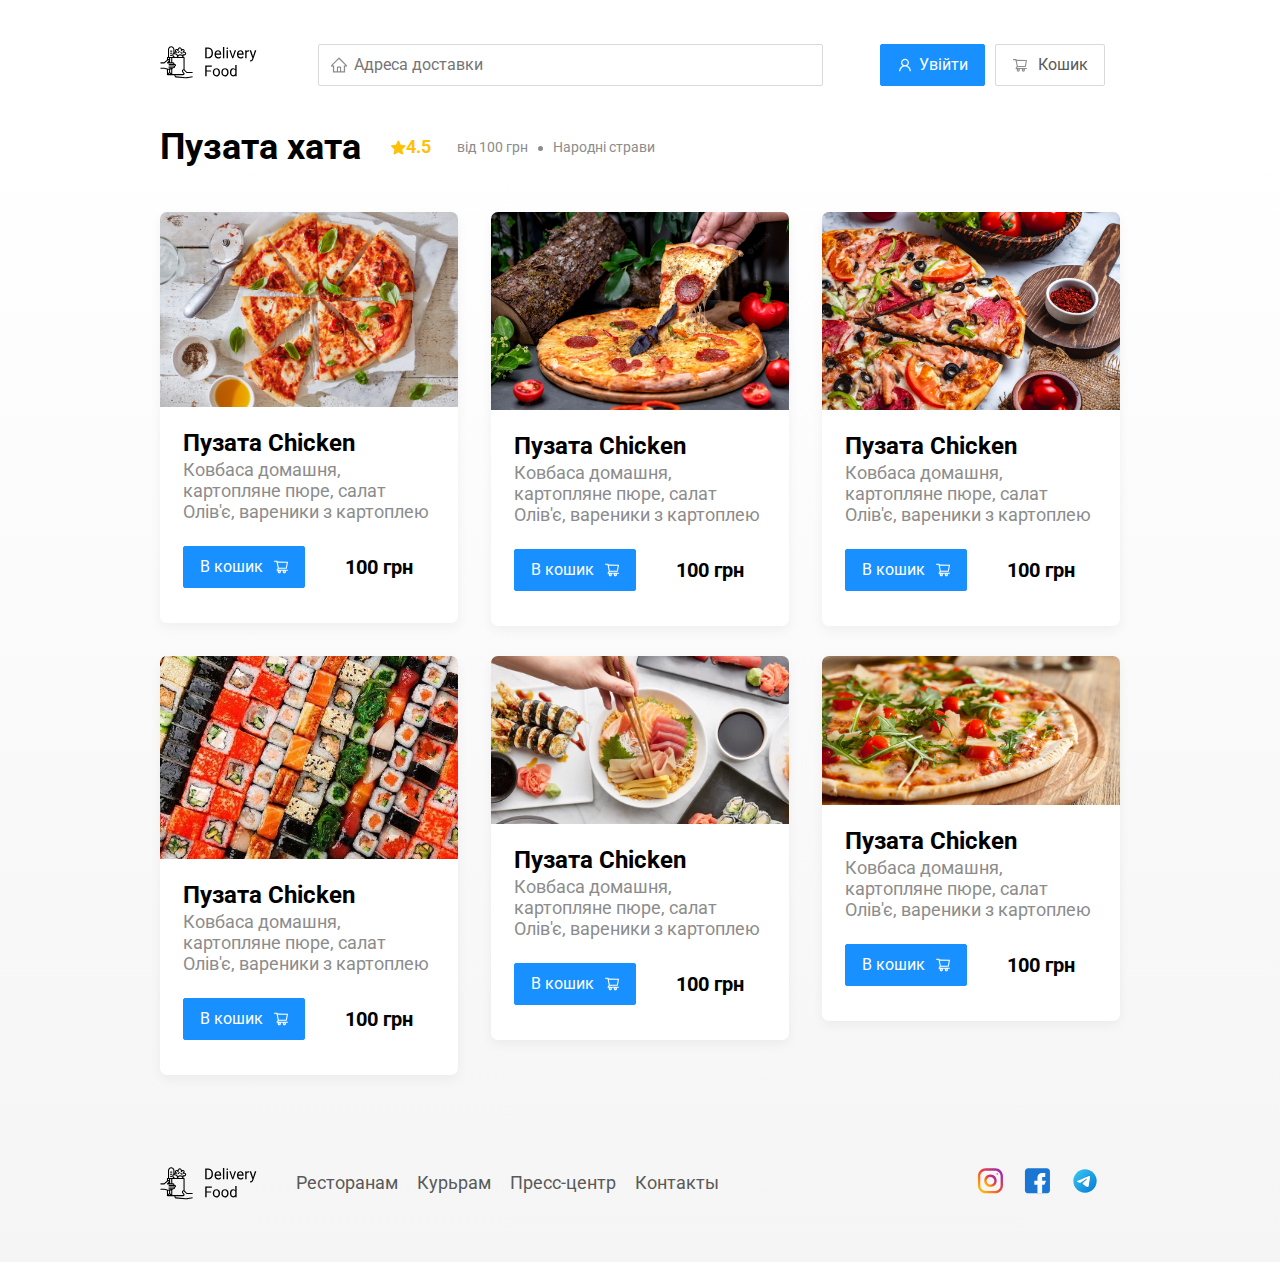
<file: restaraunt.html>
<!DOCTYPE html>
<html lang="ru">
  <head>
    <meta charset="UTF-8" />
    <meta name="viewport" content="width=device-width, initial-scale=1.0" />
    <title>QI Pizza - доставка їжі додому</title>
    <link rel="preconnect" href="https://fonts.googleapis.com" />
    <link rel="preconnect" href="https://fonts.gstatic.com" crossorigin />
    <link
      rel="stylesheet"
      href="https://fonts.googleapis.com/css2?family=Roboto:wght@400;700&display=swap"
    />
    <link
      rel="stylesheet"
      href="https://cdnjs.cloudflare.com/ajax/libs/animate.css/4.1.1/animate.min.css"
    />
    <link rel="stylesheet" href="css/style.css" />
    <link rel="stylesheet" href="css/normalize.css" />
  </head>
  <body>
    <div class="container">
      <header class="header">
        <a href="index.html" class="logo">
          <img src="img/logo.svg" alt="logo" class="logo" />
        </a>
        <input
          type="text"
          class="input input-address"
          placeholder="Адреса доставки"
        />
        <div class="buttons">
          <button class="button button-primary">
            <img src="img/user.svg" alt="user" class="button-icon" />
            <span class="button-text">Увійти</span>
          </button>
          <button class="button" id="cart-button">
            <img src="img/shopping-cart.svg" alt="user" class="button-icon" />
            <span class="button-text"> Кошик</span>
          </button>
        </div>
      </header>
    </div>
    <!-- /.container -->
    <main class="main">
      <div class="container">
        <section class="restaraunt">
          <div class="section-heading">
            <h2 class="section-title">Пузата хата</h2>
            <div class="card-info">
              <div class="rating">
                <img src="img/star.svg" alt="rating" class="rating-star" />
                4.5
              </div>
              <div class="price">від 100 грн</div>
              <div class="category">Народні страви</div>
            </div>
          </div>
          <div class="cards">
            <div
              class="card wow animate__animated animate__fadeInUp"
              data-wow-delay="0.2s"
            >
              <img src="img/card1.jpg" alt="card" class="card-image" />
              <div class="card-text">
                <div class="card-heading">
                  <h3 class="card-title card-title-reg">Пузата Chicken</h3>
                </div>
                <!-- /.card-heading -->
                <div class="card-info">
                  <div class="ingredietns">
                    Ковбаса домашня, картопляне пюре, салат Олів'є, вареники з
                    картоплею
                  </div>
                </div>

                <div class="card-buttons">
                  <button class="button button-primary">
                    <span class="button-card-text">В кошик</span>
                    <img
                      src="img/store.svg"
                      alt="shopping-cart"
                      class="card-button-image"
                    />
                  </button>
                  <strong class="card-price-bold">100 грн</strong>
                </div>
              </div>
              <!-- /.card-text -->
            </div>
            <!-- /.card -->

            <div
              class="card wow animate__animated animate__fadeInUp"
              data-wow-delay="0.4s"
            >
              <img src="img/card2.png" alt="card" class="card-image" />
              <div class="card-text">
                <div class="card-heading">
                  <h3 class="card-title card-title-reg">Пузата Chicken</h3>
                </div>
                <!-- /.card-heading -->
                <div class="card-info">
                  <div class="ingredietns">
                    Ковбаса домашня, картопляне пюре, салат Олів'є, вареники з
                    картоплею
                  </div>
                </div>

                <div class="card-buttons">
                  <button class="button button-primary">
                    <span class="button-card-text">В кошик</span>
                    <img
                      src="img/store.svg"
                      alt="shopping-cart"
                      class="card-button-image"
                    />
                  </button>
                  <strong class="card-price-bold">100 грн</strong>
                </div>
              </div>
              <!-- /.card-text -->
            </div>
            <!-- /.card -->

            <div
              class="card wow animate__animated animate__fadeInUp"
              data-wow-delay="0.6s"
            >
              <img src="img/card3.png" alt="card" class="card-image" />
              <div class="card-text">
                <div class="card-heading">
                  <h3 class="card-title card-title-reg">Пузата Chicken</h3>
                </div>
                <!-- /.card-heading -->
                <div class="card-info">
                  <div class="ingredietns">
                    Ковбаса домашня, картопляне пюре, салат Олів'є, вареники з
                    картоплею
                  </div>
                </div>

                <div class="card-buttons">
                  <button class="button button-primary">
                    <span class="button-card-text">В кошик</span>
                    <img
                      src="img/store.svg"
                      alt="shopping-cart"
                      class="card-button-image"
                    />
                  </button>
                  <strong class="card-price-bold">100 грн</strong>
                </div>
              </div>
              <!-- /.card-text -->
            </div>
            <!-- /.card -->

            <div
              class="card wow animate__animated animate__fadeInUp"
              data-wow-delay="0.2s"
            >
              <img src="img/card4.png" alt="card" class="card-image" />
              <div class="card-text">
                <div class="card-heading">
                  <h3 class="card-title card-title-reg">Пузата Chicken</h3>
                </div>
                <!-- /.card-heading -->
                <div class="card-info">
                  <div class="ingredietns">
                    Ковбаса домашня, картопляне пюре, салат Олів'є, вареники з
                    картоплею
                  </div>
                </div>

                <div class="card-buttons">
                  <button class="button button-primary">
                    <span class="button-card-text">В кошик</span>
                    <img
                      src="img/store.svg"
                      alt="shopping-cart"
                      class="card-button-image"
                    />
                  </button>
                  <strong class="card-price-bold">100 грн</strong>
                </div>
              </div>
              <!-- /.card-text -->
            </div>
            <!-- /.card -->

            <div
              class="card wow animate__animated animate__fadeInUp"
              data-wow-delay="0.4s"
            >
              <img src="img/card5.png" alt="card" class="card-image" />
              <div class="card-text">
                <div class="card-heading">
                  <h3 class="card-title card-title-reg">Пузата Chicken</h3>
                </div>
                <!-- /.card-heading -->
                <div class="card-info">
                  <div class="ingredietns">
                    Ковбаса домашня, картопляне пюре, салат Олів'є, вареники з
                    картоплею
                  </div>
                </div>

                <div class="card-buttons">
                  <button class="button button-primary">
                    <span class="button-card-text">В кошик</span>
                    <img
                      src="img/store.svg"
                      alt="shopping-cart"
                      class="card-button-image"
                    />
                  </button>
                  <strong class="card-price-bold">100 грн</strong>
                </div>
              </div>
              <!-- /.card-text -->
            </div>
            <!-- /.card -->

            <div
              class="card wow animate__animated animate__fadeInUp"
              data-wow-delay="0.6s"
            >
              <img src="img/card6.png" alt="card" class="card-image" />
              <div class="card-text">
                <div class="card-heading">
                  <h3 class="card-title card-title-reg">Пузата Chicken</h3>
                </div>
                <!-- /.card-heading -->
                <div class="card-info">
                  <div class="ingredietns">
                    Ковбаса домашня, картопляне пюре, салат Олів'є, вареники з
                    картоплею
                  </div>
                </div>

                <div class="card-buttons">
                  <button class="button button-primary">
                    <span class="button-card-text">В кошик</span>
                    <img
                      src="img/store.svg"
                      alt="shopping-cart"
                      class="card-button-image"
                    />
                  </button>
                  <strong class="card-price-bold">100 грн</strong>
                </div>
              </div>
              <!-- /.card-text -->
            </div>
            <!-- /.card -->
          </div>
          <!-- /.cards -->
        </section>
      </div>
      <!-- /.container -->
      <footer class="footer">
        <div class="container">
          <div class="footer-block">
            <img src="img/logo.svg" alt="logo" class="logo footer-logo" />
            <nav class="footer-nav">
              <a href="" class="footer-link">Ресторанам</a>
              <a href="" class="footer-link">Курьрам</a>
              <a href="" class="footer-link">Пресс-центр</a>
              <a href="" class="footer-link">Контакты</a>
            </nav>
            <div class="social-links">
              <a href="" class="social-link"
                ><img src="img/Inst.svg" alt="instagram"
              /></a>
              <a href="" class="social-link"
                ><img src="img/Facebook.svg" alt="facebook"
              /></a>
              <a href="" class="social-link"
                ><img src="img/telegram.svg" alt="telegram"
              /></a>
            </div>
          </div>
          <!-- /.footer-block -->
        </div>
      </footer>

      <div class="modal">
        <div class="modal-dialog">
          <div class="modal-header">
            <h3 class="modal-title">Кошик</h3>
            <button class="close">&times;</button>
          </div>
          <div class="modal-body">
            <div class="food-row">
              <span class="food-name"
                >Ковбаса домашня, картопляне пюре, салат Олів'є</span
              >
              <strong class="food-price">250</strong>
              <div class="food-counter">
                <button class="counter-button">-</button>
                <span class="counter">1</span>
                <button class="counter-button">+</button>
              </div>
            </div>
            <!-- /.foods-row -->
            <div class="food-row">
              <span class="food-name"
                >Ковбаса домашня, картопляне пюре, салат Олів'є</span
              >
              <strong class="food-price">250</strong>
              <div class="food-counter">
                <button class="counter-button">-</button>
                <span class="counter">1</span>
                <button class="counter-button">+</button>
              </div>
            </div>
            <!-- /.foods-row -->
            <div class="food-row">
              <span class="food-name"
                >Ковбаса домашня, картопляне пюре, салат Олів'є</span
              >
              <strong class="food-price">250</strong>
              <div class="food-counter">
                <button class="counter-button">-</button>
                <span class="counter">1</span>
                <button class="counter-button">+</button>
              </div>
            </div>
            <!-- /.foods-row -->
            <div class="food-row">
              <span class="food-name"
                >Ковбаса домашня, картопляне пюре, салат Олів'є</span
              >
              <strong class="food-price">250</strong>
              <div class="food-counter">
                <button class="counter-button">-</button>
                <span class="counter">1</span>
                <button class="counter-button">+</button>
              </div>
            </div>
            <!-- /.foods-row -->
            <div class="food-row">
              <span class="food-name"
                >Ковбаса домашня, картопляне пюре, салат Олів'є</span
              >
              <strong class="food-price">250</strong>
              <div class="food-counter">
                <button class="counter-button">-</button>
                <span class="counter">1</span>
                <button class="counter-button">+</button>
              </div>
            </div>
            <!-- /.foods-row -->
          </div>
          <!-- /.modal-body -->
          <div class="modal-footer">
            <span class="modal-pricetag">1250</span>
            <div class="footer-buttons">
              <button class="button button-primary">Оформить заказ</button>
              <button class="button">Отмена</button>
            </div>
          </div>
          <!-- /.modal-footer -->
        </div>
        <!-- /.modal-dialog -->
      </div>
    </main>
    <script src="js/wow.min.js"></script>
    <script src="js/main.js"></script>
  </body>
</html>
</file>
<file: css/style.css>
* {
  box-sizing: border-box;
}
body {
  font-family: "Roboto", sans-serif;
  padding-top: 44px;
}
.container {
  max-width: 1200px;
  margin: auto;
}
.header {
  display: flex;
  align-items: center;
  justify-content: space-between;
  margin-bottom: 40px;
}
.input {
  background: #ffffff;
  border: 1px solid #d9d9d9;
  border-radius: 2px;
  font-size: 16px;
  line-height: 24px;
  padding: 8px;
  padding-left: 35px;
  background-repeat: no-repeat;
  background-position: left 11px center;
}
.input-address {
  flex: 0.8;
  background-image: url(../img/home.svg);
}
.input-search {
  background-image: url(../img/search.svg);
  width: 300px;
  margin-left: auto;
}
.buttons {
  display: flex;
  align-items: center;
}
.button {
  display: flex;
  align-items: center;
  padding: 8px 16px;
  background: #ffffff;
  border: 1px solid #d9d9d9;
  box-sizing: border-box;
  box-shadow: 0px 0px 2px rgba(0, 0, 0, 0.0015);
  border-radius: 2px;
  color: #595959;
  font-size: 16px;
  line-height: 24px;
}
.button-auth:hover,
.button-out:hover,
.button-login:hover,
.button-primary:hover {
  background: #fcfcfc;
  color: #7a7a7a;
  border: 1px solid #dcdcdc;
}
.button-auth:hover img,
.button-out:hover img {
  content: url(/img/userBlack.svg);
  width: 16px;
  height: 18px;
}

#cart-button {
  margin-right: 15px;
}

.user-name {
  font-weight: 700;
  margin-right: 10px;
}
.button-primary {
  background: #1890ff;
  border: 1px solid #1890ff;
  color: #ffffff;
  margin-right: 10px;
  cursor: pointer;
}
.button-primary:hover > img {
  content: url(/img/shopping-cart.svg);
}
.button-icon {
  margin-right: 6px;
  vertical-align: middle;
}
.button-card-text {
  margin-right: 10px;
}
.button-text {
  vertical-align: middle;
}
.footer-login {
  display: flex;
  flex-direction: row;
  width: 100%;
  justify-content: flex-end;
}
.button-login {
  background: #1890ff;
  border: 1px solid #1890ff;
  color: #ffffff;
}
.promo {
  box-shadow: 0px 7px 12px rgba(158, 158, 163, 0.1);
  background: #fff1b8 url(../img/pngegg.png) no-repeat right 20px / 550px;
  border-radius: 10px;
  padding: 68px 70px;
  margin-bottom: 56px;
}
.pizza {
  background: #fff1b8 url(../img/promo/pngegg.png) no-repeat right 20px / 550px;
}
.kebab {
  background: #b8e5ff url(../img/promo/kebab.png) no-repeat right 20px / 550px;
}
.vegetables {
  background: #b8ffc7 url(../img/promo/vegetables.png) no-repeat right 0 / 850px;
}
.sushi {
  background: #ffb8ff url(../img/promo/sushi.png) no-repeat right 20px / 550px;
}
.promo-title {
  font-style: normal;
  font-weight: 700;
  font-size: 39px;
  line-height: 46px;
  color: #302c34;
}
.promo-text {
  max-width: 538px;
  font-style: normal;
  font-weight: 400;
  font-size: 24px;
  line-height: 28px;
  color: #302c34;
}
.section-heading {
  display: flex;
  align-items: center;
  margin-bottom: 44px;
}
.section-title {
  font-family: "Roboto";
  font-style: normal;
  font-weight: 700;
  font-size: 36px;
  line-height: 42px;
  margin: 0;
  color: #000000;
  margin-right: 30px;
}
.cards {
  display: flex;
  align-items: flex-start;
  flex-wrap: wrap;
  justify-content: space-between;
}
.card {
  cursor: pointer;
  background: #ffffff;
  box-shadow: 0px 4px 12px rgba(0, 0, 0, 0.05);
  border-radius: 7px;
  overflow: hidden;
  margin-bottom: 30px;
  flex-basis: 31%;
  text-decoration: none;
}
.card-image {
  max-width: 100%;
  max-height: 100%;
  display: block;
  margin-left: auto;
  margin-right: auto;
  object-fit: cover;
}
.card-text {
  padding: 20px 23px 35px 23px;
}

.card-heading {
  display: flex;
  align-items: center;
  justify-content: space-between;
}
.card-title {
  margin: 0;
  font-style: normal;
  font-weight: 700;
  font-size: 24px;
  line-height: 32px;
}
.card-title-reg {
  font-style: 400;
}
.card-tag {
  font-style: normal;
  font-weight: normal;
  font-size: 12px;
  line-height: 20px;
  color: #ffffff;

  background: #262626;
  border-radius: 2px;
  padding: 1px 8px;
}
.card-info {
  display: flex;
  align-items: center;
  flex-wrap: wrap;
}
.card-buttons {
  display: flex;
  align-items: center;
  margin-top: 24px;
}
.card-price-bold {
  font-weight: bold;
  font-size: 20px;
  line-height: 32px;
  margin-left: 30px;
}
.rating {
  margin-right: 26px;
  color: #ffc107;
  font-weight: 700;
  font-size: 18px;
  line-height: 32px;
  display: flex;
}
.price,
.category {
  font-weight: 400;
  font-size: 18px;
  line-height: 32px;
  color: #8c8c8c;
  text-overflow: ellipsis;
  overflow: hidden;
  white-space: nowrap;
  max-width: 150px;
}
.price {
  margin-right: 10px;
}
.ingredietns {
  font-size: 18px;
  line-height: 21px;
  color: #8c8c8c;
}
.price:after {
  content: "";
  width: 5px;
  height: 5px;
  background-color: #8c8c8c;
  display: inline-block;
  vertical-align: middle;
  border-radius: 50%;
  margin-left: 10px;
}
.main {
  background: linear-gradient(
    180deg,
    rgba(245, 245, 245, 0) 1.04%,
    #f5f5f5 100%
  );
}

.footer {
  padding: 60px 0;
}

.footer-block {
  display: flex;
  align-items: center;
  justify-content: space-between;
}
.footer-nav {
  margin-right: auto;
  margin-left: 35px;
}
.footer-link {
  display: inline-block;
  color: #595959;
  text-decoration: none;
  font-style: normal;
  font-weight: 400;
  font-size: 18px;
  line-height: 21px;
}
.footer-link:not(:last-child) {
  margin-right: 15px;
}
.social-links {
  display: flex;
  align-items: center;
}
.social-link:not(last-child) {
  margin-right: 21px;
}

.modal {
  position: fixed;
  left: 0;
  top: 0;
  width: 100%;
  height: 100%;
  background: rgba(0, 0, 0, 0.4);
  display: none;
}
.is-open {
  display: flex;
}
.modal-dialog {
  max-width: 780px;
  width: 95%;
  background: #ffffff;
  border-radius: 5px;
  margin: auto;
  padding: 40px 45px;
}
.modal-header {
  display: flex;
  align-items: center;
  justify-content: space-between;
  margin-bottom: 45px;
}
.modal-title {
  margin: 0;
  font-weight: bold;
  font-size: 36px;
  line-height: 42px;
}

.close {
  font-size: 36px;
  border: none;
  background-color: transparent;
}
.close-auth {
  display: flex;
  width: 100%;
  justify-content: flex-end;
}
.modal-dialog-auth {
  width: auto;
}

.modal-auth-container {
  display: flex;
  flex-direction: column;
}
.modal-auth-item {
  margin: 20px 0;
  display: flex;
  padding-left: 25px;
  padding-right: 25px;
}
.modal-auth-item span {
  padding-right: 8px;
}
#login {
  margin-left: 14px;
}
.button-login {
  margin-top: 45px;
}

.food-row {
  display: flex;
  align-items: flex-start;
  justify-content: space-between;
  padding-bottom: 8px;
  border-bottom: 1px solid #d9d9d9;
  margin-bottom: 15px;
}
.food-name {
  font-weight: bold;
  font-size: 18px;
  line-height: 32px;
}

.food-price {
  margin-left: auto;
  margin-right: 47px;
  font-weight: bold;
  font-size: 20px;
  line-height: 32px;
}
.food-counter {
  display: flex;
  align-items: center;
}

.counter-button {
  display: flex;
  align-items: center;
  justify-content: center;
  width: 39px;
  height: 32px;
  background: #ffffff;
  box-sizing: border-box;
  border: 1px solid #40a9ff;
  border-radius: 2px;
  font-weight: normal;
  font-size: 14px;
  line-height: 22px;
  color: #40a9ff;
}
.counter {
  font-size: 16px;
  line-height: 24px;
  margin-left: 10px;
  margin-right: 10px;
}

.modal-footer {
  display: flex;
  align-items: center;
  justify-content: space-between;
}
.footer-buttons {
  display: flex;
  align-items: center;
}
.modal-pricetag {
  background: #262626;
  border-radius: 5px;
  color: #ffffff;
  padding: 15px 20px;
  font-size: 20px;
  line-height: 23px;
}
.hide * {
  display: none;
}
.red {
  background-color: lightpink;
}
.swiper {
  z-index: 0;
}

@media (max-width: 1366px) {
  .container {
    max-width: 960px;
  }
  .promo {
    background-position: right -51px;
    background-size: 400px;
  }
  .kebab {
    background: #b8e5ff url(../img/promo/kebab.png) no-repeat right 67px / 537px;
  }
  .vegetables {
    background: #b8ffc7 url(../img/promo/vegetables.png) no-repeat right 0 /
      850px;
  }
  .sushi {
    background: #ffb8ff url(../img/promo/sushi.png) no-repeat right 20px / 550px;
  }
  .card .rating {
    margin-right: 15px;
  }
  .category,
  .price {
    font-size: 14px;
  }
}
@media (max-width: 992px) {
  .container {
    max-width: 750px;
  }
  .promo {
    padding: 50px;
    background-position: top 300px;
    background-size: 380px;
  }
  .kebab {
    background: #b8e5ff url(../img/promo/kebab.png) no-repeat right -5px / 472px;
  }
  .vegetables {
    background: #b8ffc7 url(../img/promo/vegetables.png) no-repeat right 0 /
      726px;
  }
  .sushi {
    background: #ffb8ff url(../img/promo/sushi.png) no-repeat right 60px / 381px;
  }
  .promo-text {
    font-size: 18px;
    max-width: 400px;
  }
  .card {
    flex-basis: 49%;
  }
  .footer-link {
    font-size: 16px;
  }
}
@media (max-width: 768px) {
  .container {
    max-width: 560px;
  }
  .card-info {
    flex-wrap: wrap;
  }
  .card .rating {
    flex-basis: 100%;
  }
  .card-title {
    font-size: 18px;
  }
  .promo {
    background: #fff1b8 url(../img/pngegg2.png) no-repeat right 20px / 550px;
    background-position: top -3px right -182px;
    background-size: 346px;
  }
  .kebab {
    background: #b8e5ff url(../img/promo/kebab.png) no-repeat right 46px / 346px;
  }
  .vegetables {
    background: #b8ffc7 url(../img/promo/vegetables.png) no-repeat right 0 /
      726px;
  }
  .sushi {
    background: #ffb8ff url(../img/promo/sushi.png) no-repeat right 57px / 319px;
  }
  .promo-title {
    font-size: 24px;
    line-height: 1.4;
  }
  .promo-text {
    margin-top: 0;
  }
}
@media (max-width: 578px) {
  .container {
    width: 90%;
  }
  .header {
    flex-wrap: wrap;
  }
  .input-address {
    order: 5;
    margin-top: 15px;
    flex: 1;
  }
  .promo {
    background-image: none;
  }
  .promo-title {
    margin-bottom: 10px;
  }
  .section-title {
    font-size: 20px;
  }
  .card {
    flex-basis: 100%;
  }
  .card-image {
    width: 100%;
  }
  .footer {
    padding: 30px 0;
  }
  .footer-block {
    align-items: flex-start;
  }
  .footer-nav {
    order: 0;
    margin-right: 0;
    margin-left: 0;
    display: flex;
    flex-direction: column;
  }
  .footer-logo {
    margin-right: 15px;
    order: 1;
  }
  .social-links {
    order: 2;
  }
  #logInForm {
    width: 100%;
  }
  .modal-dialog-auth {
    width: 100%;
  }
}
@media (max-width: 480px) {
  .button-text {
    display: none;
  }
  .button-icon {
    margin: 0;
  }
  .button {
    min-height: 40px;
  }
  .promo {
    padding: 20px;
  }
  .section-heading {
    flex-wrap: wrap;
  }
  .footer-block {
    flex-wrap: wrap;
    flex-direction: column;
    align-items: center;
  }
  .footer-logo {
    order: 0;
    margin-bottom: 20px;
    margin-right: -8px;
  }
  .footer-nav {
    margin-bottom: 20px;
    text-align: center;
  }
  .footer-link:not(:last-child) {
    margin-right: 0;
  }
}
</file>
